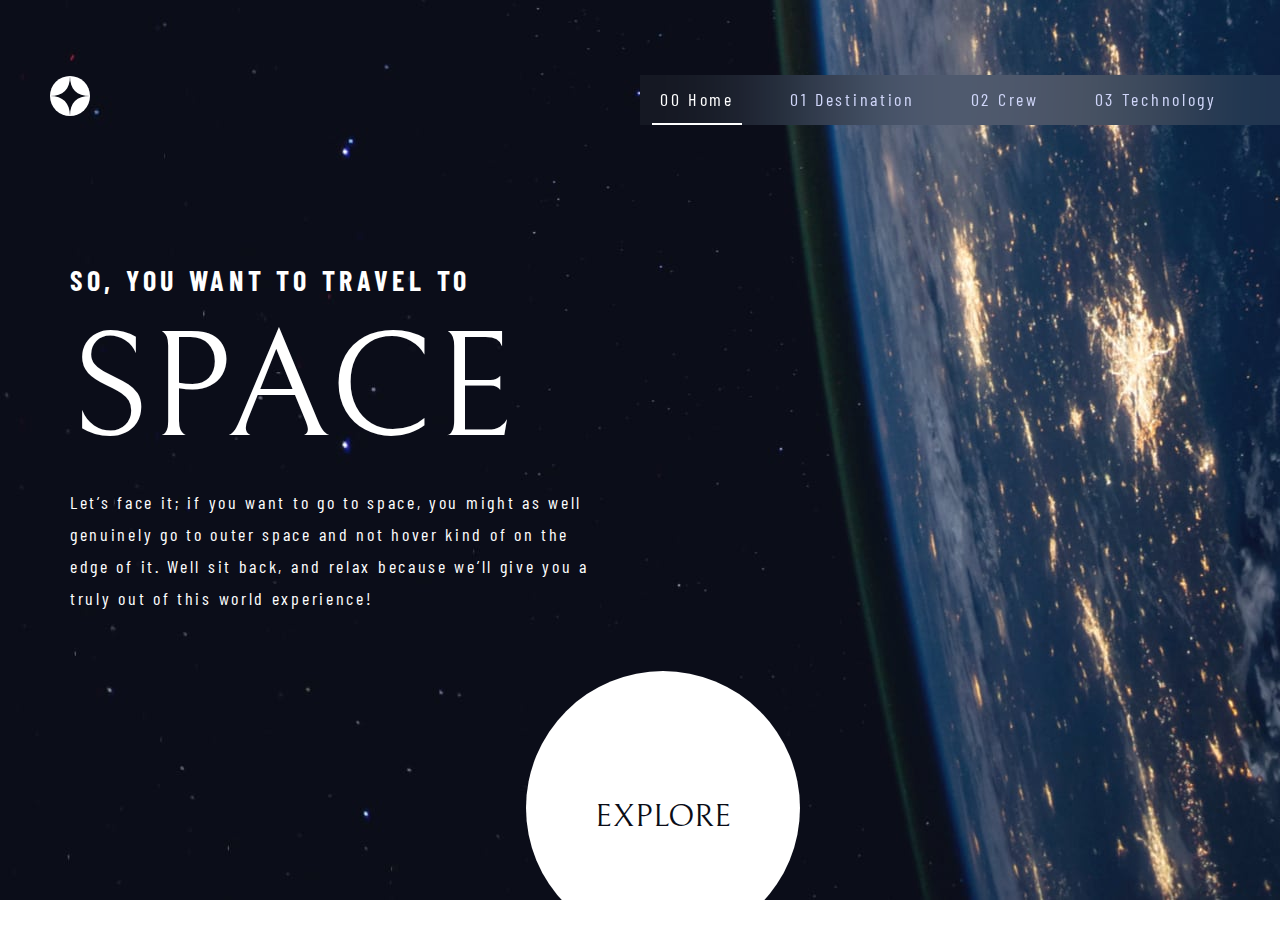
<file: index.html>
<!DOCTYPE html>
<html lang="en">

<head>
  <meta charset="UTF-8">
  <meta name="viewport" content="width=device-width, initial-scale=1">
  <link href="https://cdn.jsdelivr.net/npm/bootstrap@5.1.2/dist/css/bootstrap.min.css" rel="stylesheet">
  <link href="css/style.css" rel="stylesheet">
  <script src="https://cdn.jsdelivr.net/npm/bootstrap@5.1.2/dist/js/bootstrap.bundle.min.js"></script>

  <link rel="icon" type="image/png" sizes="32x32" href="./assets/favicon-32x32.png">


  <title>Frontend Mentor | Space tourism website</title>
</head>

<body>

  <!--header section-->

  <div class="container-fluid no-padding bg-image">

    <div class="container-fluid nav-section">

      <div class="row">

        <div class="left-panel col-lg-6 no-padding">
          <a class="navbar-brand" href="#">
            <img src="assets/shared/logo.svg" alt="Avatar Logo" style="width:40px;">
          </a>
          <button class="navbar-toggler" type="button" data-bs-toggle="collapse" data-bs-target="#collapsibleNavbar">
            <span class="navbar-toggler-icon"></span>
          </button>

        </div>
        <div class="right-panel col-lg-6 no-padding nav-bg">
          <nav class="navbar navbar-expand-sm no-padding ">

            <div class="container-fluid">
              <!-- Links -->
              <div class="collapse navbar-collapse" id="collapsibleNavbar">
                <ul class="navbar-nav">
                  <li class="nav-item ">
                    <a class="nav-link nav-active navbar-text third-color" href="index.html">00 Home</a>
                  </li>
                  <li class="nav-item">
                    <a class="nav-link navbar-text third-color" href="destination.html">01 Destination</a>
                  </li>
                  <li class="nav-item">
                    <a class="nav-link navbar-text third-color" href="crew.html">02 Crew</a>
                  </li>
                  <li class="nav-item">
                    <a class="nav-link navbar-text third-color" href="technology.html">03 Technology</a>
                  </li>
                </ul>
              </div>
            </div>
          </nav>

        </div>


      </div>

    </div>



    <header class="head-section">
      <div class="container">
        <div class="row">
          <div class="left-side col-xxl-6 no-padding">
            <h5 class="heading5-text second-color">So, you want to travel to</h5>
            <h1 class="heading1-text third-color">Space</h1>

            <p class="body-text third-color">Let’s face it; if you want to go to space, you might as well<br> genuinely
              go to
              outer space and not hover kind of on the<br> edge of it. Well sit back, and relax
              because we’ll give you a <br> truly out of this world experience!</p>
          </div>
          <div class="rigt-side col-xxl-6 no-padding">


            <div class="bg-circle">

              <h4 class="heading4-text primary-color">
                Explore
              </h4>


            </div>





          </div>

        </div>
      </div>
    </header>





  </div>





  <!-- 00 Home
  01 Destination
  02 Crew
  03 Technology

  So, you want to travel to
  Space
  Let’s face it; if you want to go to space, you might as well genuinely go to 
  outer space and not hover kind of on the edge of it. Well sit back, and relax 
  because we’ll give you a truly out of this world experience!

  Explore -->

</body>

</html>
</file>
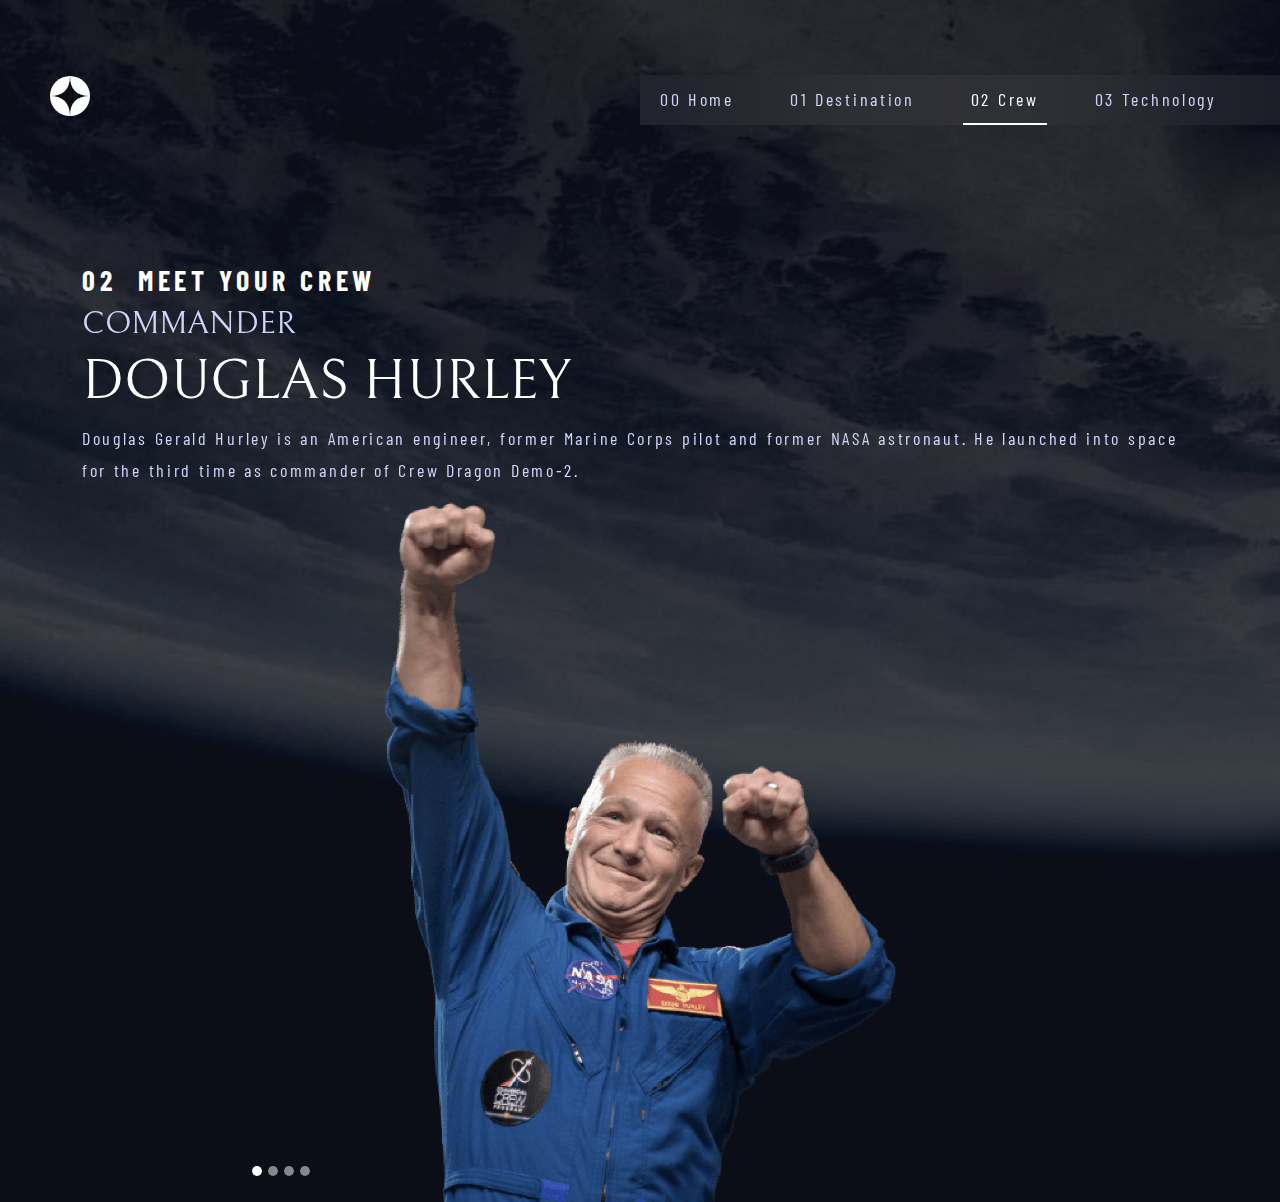
<file: crew.html>
<!DOCTYPE html>
<html lang="en">

<head>
  <meta charset="UTF-8">
  <meta name="viewport" content="width=device-width, initial-scale=1">
  <link href="https://cdn.jsdelivr.net/npm/bootstrap@5.1.2/dist/css/bootstrap.min.css" rel="stylesheet">
  <link href="css/style.css" rel="stylesheet">
  <script src="https://cdn.jsdelivr.net/npm/bootstrap@5.1.2/dist/js/bootstrap.bundle.min.js"></script>

  <link rel="icon" type="image/png" sizes="32x32" href="./assets/favicon-32x32.png">

  <title>Frontend Mentor | Space tourism website</title>
</head>

<body>
  <div class="container-fluid no-padding bg-crew">

    <div class="container-fluid nav-section">

      <div class="row">

        <div class="left-panel col-lg-6 no-padding">
          <a class="navbar-brand" href="#">
            <img src="assets/shared/logo.svg" alt="Avatar Logo" style="width:40px;">
          </a>
          <button class="navbar-toggler" type="button" data-bs-toggle="collapse" data-bs-target="#collapsibleNavbar">
            <span class="navbar-toggler-icon"></span>
          </button>

        </div>
        <div class="right-panel col-lg-6 no-padding nav-bg">
          <nav class="navbar navbar-expand-sm no-padding ">

            <div class="container-fluid">
              <!-- Links -->
              <div class="collapse navbar-collapse" id="collapsibleNavbar">
                <ul class="navbar-nav">
                  <li class="nav-item ">
                    <a class="nav-link  navbar-text third-color" href="index.html">00 Home</a>
                  </li>
                  <li class="nav-item">
                    <a class="nav-link navbar-text third-color" href="destination.html">01 Destination</a>
                  </li>
                  <li class="nav-item">
                    <a class="nav-link nav-active navbar-text third-color" href="crew.html">02 Crew</a>
                  </li>
                  <li class="nav-item">
                    <a class="nav-link navbar-text third-color" href="technology.html">03 Technology</a>
                  </li>
                </ul>
              </div>
            </div>
          </nav>

        </div>


      </div>

    </div>

    <div class="container">
      <div class="destination_pick">

        <h5 class="heading5-text"><span class="heading5-text pick-text">02 &nbsp;</span>Meet Your Crew</h5>

      </div>

      
      

<!-- Carousel -->
<div id="demo" class="carousel slide" data-bs-ride="carousel">

  <!-- Indicators/dots -->
  <div class="carousel-indicators">
    <button type="button" data-bs-target="#demo" data-bs-slide-to="0" class="active"></button>
    <button type="button" data-bs-target="#demo" data-bs-slide-to="1"></button>
    <button type="button" data-bs-target="#demo" data-bs-slide-to="2"></button>
    <button type="button" data-bs-target="#demo" data-bs-slide-to="3"></button>
  </div>

  <!-- The slideshow/carousel -->
  <div class="carousel-inner">
    <div class="carousel-item active">
      <div class="row">

        <div class="left-crew col-xxl-6 d-flex align-self-center flex-column">

          <h4 class="heading4-text second-color">Commander</h4>
          <h3 class="heading3-text third-color">Douglas Hurley</h3>
          <p class="body-text second-color">Douglas Gerald Hurley is an American engineer, former Marine Corps pilot
          and former NASA astronaut. He launched into space for the third time as
          commander of Crew Dragon Demo-2.</p>


        </div>

        <div class="right-crew col-xxl-6 d-flex justify-content-center">
          <img src="../assets/crew/image-douglas-hurley.png" alt="Douglas Hurley" class="img-fluid">

        </div>


      </div>
      
    </div>
    <div class="carousel-item">
    <div class="row">
    
      <div class="left-crew col-xxl-6 d-flex align-self-center flex-column">
    
        <h4 class="heading4-text second-color">Mission Specialist</h4>
        <h3 class="heading3-text third-color">Mark Shuttleworth</h3>
        <p class="body-text second-color">Mark Richard Shuttleworth is the founder and CEO of Canonical, the company behind
        the Linux-based Ubuntu operating system. Shuttleworth became the first South
        African to travel to space as a space tourist.</p>
    
    
      </div>
    
      <div class="right-crew col-xxl-6 d-flex justify-content-center">
        <img src="../assets/crew/image-mark-shuttleworth.png" alt="Mark Shuttleworth">
    
      </div>
    
    
    </div>
    </div>
    <div class="carousel-item">
      <div class="row">
      
        <div class="left-crew col-xxl-6 d-flex align-self-center flex-column">
      
          <h4 class="heading4-text second-color">Pilot</h4>
          <h3 class="heading3-text third-color">Victor Glover</h3>
          <p class="body-text second-color">Pilot on the first operational flight of the SpaceX Crew Dragon to the
          International Space Station. Glover is a commander in the U.S. Navy where
          he pilots an F/A-18.He was a crew member of Expedition 64, and served as a
          station systems flight engineer.</p>
      
      
        </div>
      
        <div class="right-crew col-xxl-6 d-flex justify-content-center">
          <img src="../assets/crew/image-victor-glover.png" alt="Victor Glover">
      
        </div>
      
      
      </div>
    </div>
    <div class="carousel-item">
      <div class="row">
    
        <div class="left-crew col-xxl-6 d-flex align-self-center flex-column">
    
          <h4 class="heading4-text second-color">Flight Engineer</h4>
          <h3 class="heading3-text third-color">Anousheh Ansari</h3>
          <p class="body-text second-color">Anousheh Ansari is an Iranian American engineer and co-founder of Prodea Systems.
          Ansari was the fourth self-funded space tourist, the first self-funded woman to
          fly to the ISS, and the first Iranian in space.</p>
    
    
        </div>
    
        <div class="right-crew col-xxl-6 d-flex justify-content-center">
          <img src="../assets/crew/image-anousheh-ansari.png" alt="Anousheh Ansari">
    
        </div>
    
    
      </div>
    </div>
  </div>

  
  
</div>




      
    </div>










  </div>
  <!-- 00 Home
  01 Destination
  02 Crew
  03 Technology

  02 Meet your crew

  Mission Specialist
  Mark Shuttleworth

  Mark Richard Shuttleworth is the founder and CEO of Canonical, the company behind 
  the Linux-based Ubuntu operating system. Shuttleworth became the first South 
  African to travel to space as a space tourist. -->
</body>

</html>
</file>
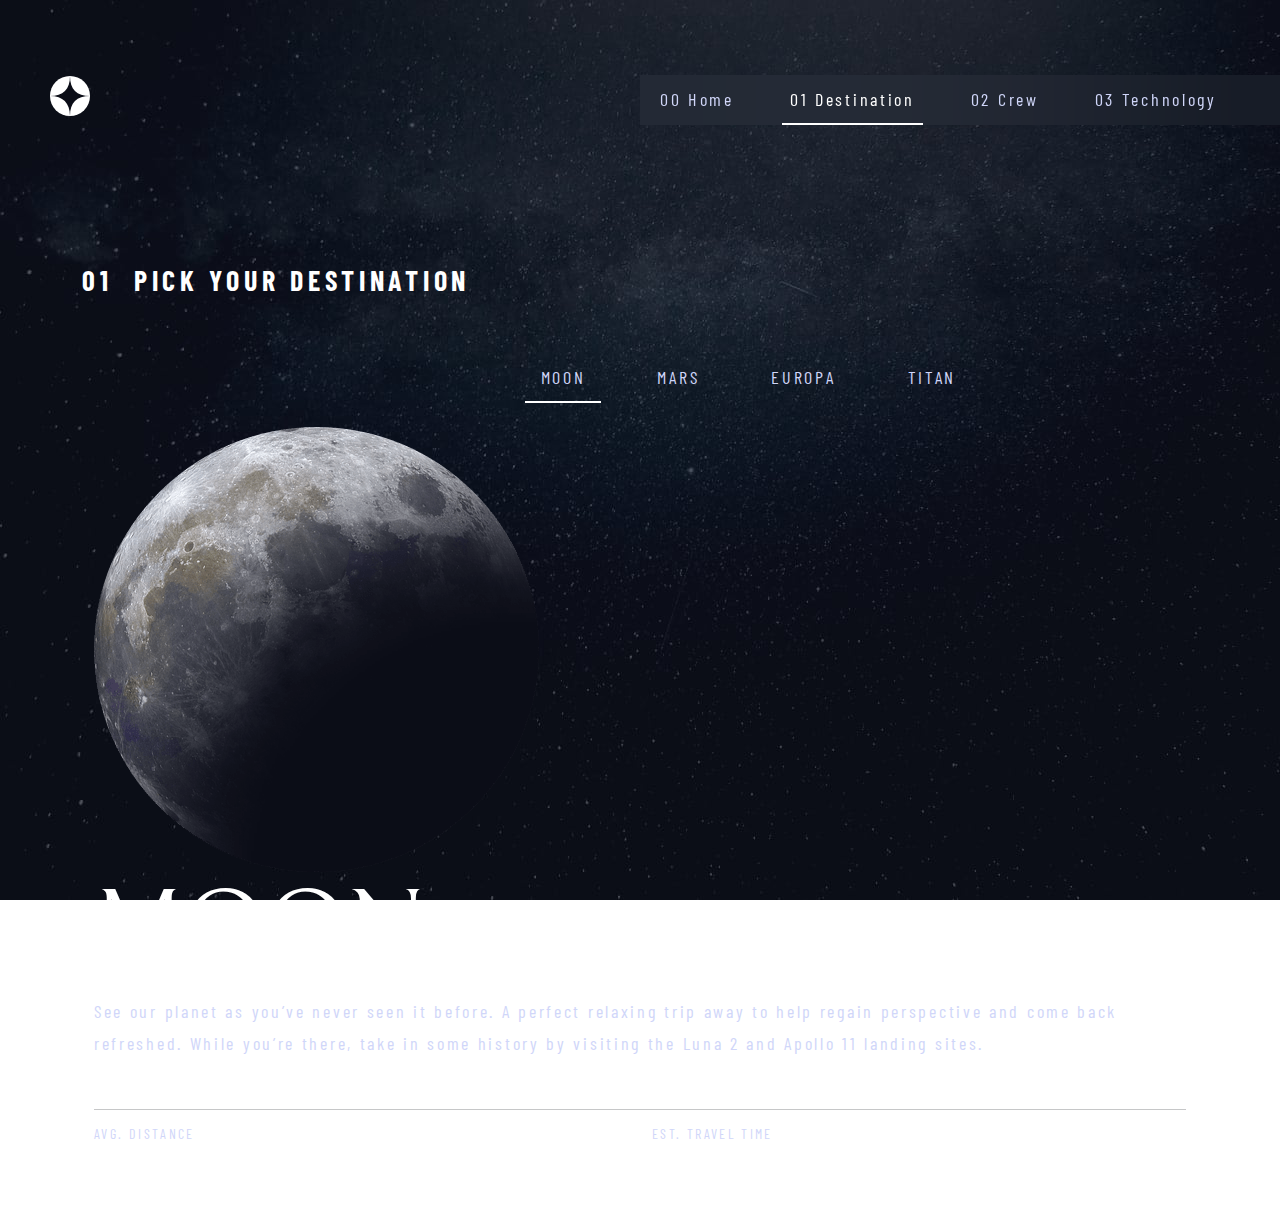
<file: destination.html>
<!DOCTYPE html>
<html lang="en">

<head>
  <meta charset="UTF-8">
  <meta name="viewport" content="width=device-width, initial-scale=1">
  <link href="https://cdn.jsdelivr.net/npm/bootstrap@5.1.2/dist/css/bootstrap.min.css" rel="stylesheet">
  <link href="css/style.css" rel="stylesheet">
  <script src="https://cdn.jsdelivr.net/npm/bootstrap@5.1.2/dist/js/bootstrap.bundle.min.js"></script>

  <link rel="icon" type="image/png" sizes="32x32" href="./assets/favicon-32x32.png">
  <title>Frontend Mentor | Space tourism website</title>
</head>

<body>
  <div class="container-fluid no-padding bg-destination">

    <div class="container-fluid nav-section">

      <div class="row">

        <div class="left-panel col-lg-6 no-padding">
          <a class="navbar-brand" href="#">
            <img src="assets/shared/logo.svg" alt="Avatar Logo" style="width:40px;">
          </a>
          <button class="navbar-toggler" type="button" data-bs-toggle="collapse" data-bs-target="#collapsibleNavbar">
            <span class="navbar-toggler-icon"></span>
          </button>

        </div>
        <div class="right-panel col-lg-6 no-padding nav-bg">
          <nav class="navbar navbar-expand-sm no-padding ">

            <div class="container-fluid">
              <!-- Links -->
              <div class="collapse navbar-collapse" id="collapsibleNavbar">
                <ul class="navbar-nav">
                  <li class="nav-item ">
                    <a class="nav-link  navbar-text third-color" href="index.html">00 Home</a>
                  </li>
                  <li class="nav-item">
                    <a class="nav-link nav-active navbar-text third-color" href="destination.html">01 Destination</a>
                  </li>
                  <li class="nav-item">
                    <a class="nav-link navbar-text third-color" href="crew.html">02 Crew</a>
                  </li>
                  <li class="nav-item">
                    <a class="nav-link navbar-text third-color" href="technology.html">03 Technology</a>
                  </li>
                </ul>
              </div>
            </div>
          </nav>

        </div>


      </div>

    </div>

    <div class="container">
      <div class="destination_pick">

        <h5 class="heading5-text"><span class="heading5-text pick-text">01 &nbsp;</span>Pick your destination</h5>

      </div>

      <div class="tab-views">

        <div class="nav-pills ">

          <ul class="nav nav-pills col-lg-10 justify-content-end" role="tablist">
            <li class="nav-item">
              <a class="nav-link  navbar-text active" data-bs-toggle="pill" href="#moon">MOON</a>
            </li>
            <li class="nav-item">
              <a class="nav-link navbar-text" data-bs-toggle="pill" href="#mars">MARS</a>
            </li>
            <li class="nav-item">
              <a class="nav-link navbar-text" data-bs-toggle="pill" href="#europa">EUROPA</a>
            </li>
            <li class="nav-item">
              <a class="nav-link navbar-text" data-bs-toggle="pill" href="#titan">TITAN</a>
            </li>
          </ul>



        </div>
      </div>

      <div class="tab-content">
        
        <div id="moon" class="container tab-pane active"><br/>

          <div class="row">

            <div class="col-xxl-5">

              <img src="../assets/destination/image-moon.png" alt="Moon" />


            </div>

            <div class="col-xxl-6">
              <h3 class="heading2-text third-color">Moon</h3>
              <p class="body-text second-color">See our planet as you’ve never seen it before. A perfect relaxing trip
                away to help
                regain perspective and come back refreshed. While you’re there, take in some history
                by visiting the Luna 2 and Apollo 11 landing sites.</p>

              <hr class="line">

              <div class="row">

                <div class="col-lg-6">
                  <p class="subheading2-text second-color ">AVG. DISTANCE</p>
                  <p class="subheading1-text third-color text-trans">384,400 KM</p>
                </div>
                <div class="col-lg-6">
                  <p class="subheading2-text second-color text-trans ">Est. travel time</p>
                  <p class="subheading1-text third-color text-trans">3 days</p>
                </div>

              </div>


            </div>
          </div>

        </div>

        <div id="mars" class="container tab-pane fade"><br />
          <div class="row">

            <div class="col-xxl-5">

              <img src="../assets/destination/image-mars.png" alt="Mars" />


            </div>

            <div class="col-xxl-6">
              <h3 class="heading2-text third-color">Mars</h3>
              <p class="body-text second-color">Don’t forget to pack your hiking boots. You’ll need them to tackle Olympus Mons,
              the tallest planetary mountain in our solar system. It’s two and a half times
              the size of Everest!</p>

              <hr class="line">

              <div class="row">

                <div class="col-lg-6">
                  <p class="subheading2-text second-color ">AVG. DISTANCE</p>
                  <p class="subheading1-text third-color text-trans">225 mil. km</p>
                </div>
                <div class="col-lg-6">
                  <p class="subheading2-text second-color text-trans ">Est. travel time</p>
                  <p class="subheading1-text third-color text-trans">9 months</p>
                </div>

              </div>


            </div>
          </div>
        </div>
        <div id="europa" class="container tab-pane fade"><br />
          <div class="row">

            <div class="col-xxl-5">

              <img src="../assets/destination/image-europa.png" alt="Moon" />


            </div>

            <div class="col-xxl-6">
              <h3 class="heading2-text third-color">Europa</h3>
              <p class="body-text second-color">The smallest of the four Galilean moons orbiting Jupiter, Europa is a
              winter lover’s dream. With an icy surface, it’s perfect for a bit of
              ice skating, curling, hockey, or simple relaxation in your snug
              wintery cabin.</p>

              <hr class="line">

              <div class="row">

                <div class="col-lg-6">
                  <p class="subheading2-text second-color ">AVG. DISTANCE</p>
                  <p class="subheading1-text third-color text-trans">628 mil. km</p>
                </div>
                <div class="col-lg-6">
                  <p class="subheading2-text second-color text-trans ">Est. travel time</p>
                  <p class="subheading1-text third-color text-trans">3 years</p>
                </div>

              </div>


            </div>
          </div>
        </div>
        <div id="titan" class="container tab-pane fade"><br />
          <div class="row">

            <div class="col-xxl-5">

              <img src="../assets/destination/image-titan.png" alt="Moon" />


            </div>

            <div class="col-xxl-6">
              <h3 class="heading2-text third-color">Titan</h3>
              <p class="body-text second-color">The only moon known to have a dense atmosphere other than Earth, Titan
              is a home away from home (just a few hundred degrees colder!). As a
              bonus, you get striking views of the Rings of Saturn.</p>

              <hr class="line">

              <div class="row">

                <div class="col-lg-6">
                  <p class="subheading2-text second-color ">AVG. DISTANCE</p>
                  <p class="subheading1-text third-color text-trans">1.6 bil. km</p>
                </div>
                <div class="col-lg-6">
                  <p class="subheading2-text second-color text-trans ">Est. travel time</p>
                  <p class="subheading1-text third-color text-trans">7 years</p>
                </div>

              </div>


            </div>
          </div>
        </div>
      </div>
    </div>










  </div>










  <!-- 00 Home
    01 Destination
    02 Crew
    03 Technology

    01 Pick your destination

    Moon
    Mars
    Europa
    Titan

    Titan

    The only moon known to have a dense atmosphere other than Earth, Titan
    is a home away from home (just a few hundred degrees colder!). As a
    bonus, you get striking views of the Rings of Saturn.

    Avg. distance
    1.6 bil. km

    Est. travel time
    7 years -->
</body>

</html>
</file>
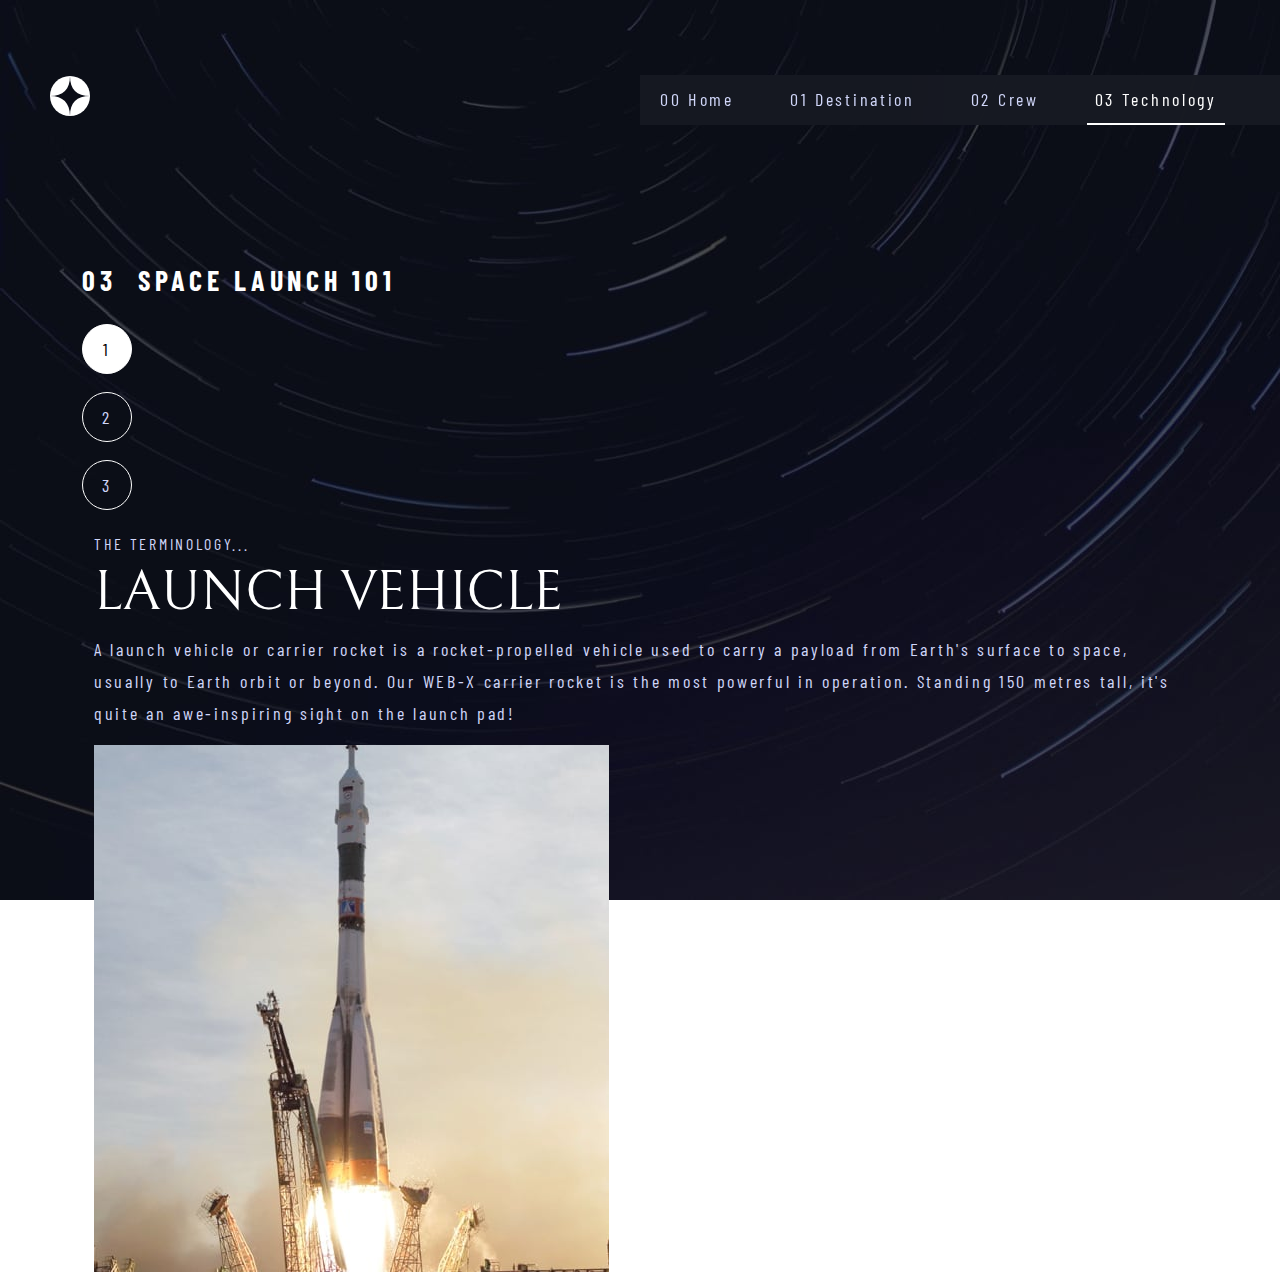
<file: technology.html>
<!DOCTYPE html>
<html lang="en">

<head>
  <meta charset="UTF-8">
  <meta name="viewport" content="width=device-width, initial-scale=1">
  <link href="https://cdn.jsdelivr.net/npm/bootstrap@5.1.2/dist/css/bootstrap.min.css" rel="stylesheet">
  <link href="css/style.css" rel="stylesheet">
  <script src="https://cdn.jsdelivr.net/npm/bootstrap@5.1.2/dist/js/bootstrap.bundle.min.js"></script>

  <link rel="icon" type="image/png" sizes="32x32" href="./assets/favicon-32x32.png">

  <title>Frontend Mentor | Space tourism website</title>
</head>

<body class="tech">
  <div class="container-fluid no-padding bg-tech">

    <div class="container-fluid nav-section">

      <div class="row">

        <div class="left-panel col-lg-6 no-padding">
          <a class="navbar-brand" href="#">
            <img src="assets/shared/logo.svg" alt="Avatar Logo" style="width:40px;">
          </a>
          <button class="navbar-toggler" type="button" data-bs-toggle="collapse" data-bs-target="#collapsibleNavbar">
            <span class="navbar-toggler-icon"></span>
          </button>

        </div>
        <div class="right-panel col-lg-6 no-padding nav-bg">
          <nav class="navbar navbar-expand-sm no-padding ">

            <div class="container-fluid">
              <!-- Links -->
              <div class="collapse navbar-collapse" id="collapsibleNavbar">
                <ul class="navbar-nav">
                  <li class="nav-item ">
                    <a class="nav-link navbar-text third-color" href="index.html">00 Home</a>
                  </li>
                  <li class="nav-item">
                    <a class="nav-link navbar-text third-color" href="destination.html">01 Destination</a>
                  </li>
                  <li class="nav-item">
                    <a class="nav-link navbar-text third-color" href="crew.html">02 Crew</a>
                  </li>
                  <li class="nav-item">
                    <a class="nav-link nav-active navbar-text third-color" href="technology.html">03 Technology</a>
                  </li>
                </ul>
              </div>
            </div>
          </nav>

        </div>


      </div>

    </div>

    <div class="container">
      <div class="destination_pick">

        <h5 class="heading5-text"><span class="heading5-text pick-text">03 &nbsp;</span>SPACE LAUNCH 101</h5>

      </div>


      <div class="space_lanuch">

        <div class="row">

          <div class="col-xxl-2 d-flex align-items-center">
            <ul class="nav nav-pills flex-column " role="tablist">
              <li class="nav-item itemlist">
                <a class="nav-link navpills navbar-text active " data-bs-toggle="pill" href="#vecihle">1</a>
              </li>
              <li class="nav-item itemlist">
                <a class="nav-link  navpills navbar-text" data-bs-toggle="pill" href="#spaceport">2</a>
              </li>
              <li class="nav-item itemlist">
                <a class="nav-link  navpills navbar-text" data-bs-toggle="pill" href="#spacecapsule">3</a>
              </li>
             
            </ul>


          </div>

          <div class="col-xxl-10">
            <div class="tab-content">

            <div id="vecihle" class="container tab-pane active"><br />

              <div class="row">
                <div class="col-xxl-6 d-flex align-self-center flex-column">

                  <h5 class="subtext">The terminology...</h5>

                  <h3 class="heading3-text third-color">Launch vehicle</h3>
                                <p class="body-text second-color">A launch vehicle or carrier rocket is a rocket-propelled vehicle used to carry a
                                payload from Earth's surface to space, usually to Earth orbit or beyond. Our
                                WEB-X carrier rocket is the most powerful in operation. Standing 150 metres tall,
                                it's quite an awe-inspiring sight on the launch pad!</p>





                </div>

                <div class="col-xxl-3">
                
                  <img src="../assets/technology/image-launch-vehicle-portrait.jpg" alt="Launch Vechicle" />
                
                
                </div>


              </div>


              
            </div>


            <div id="spaceport" class="container tab-pane fade"><br />
            
              <div class="row">
                <div class="col-xxl-6 d-flex align-self-center flex-column">
            
                  <h5 class="subtext">The terminology...</h5>
            
                  <h3 class="heading3-text third-color">Spaceport</h3>
                  <p class="body-text second-color">A spaceport or cosmodrome is a site for launching (or receiving) spacecraft,
                  by analogy to the seaport for ships or airport for aircraft. Based in the
                  famous Cape Canaveral, our spaceport is ideally situated to take advantage
                  of the Earth’s rotation for launch.!</p>
            
            
            
            
            
                </div>
            
                <div class="col-xxl-3">
            
                  <img src="../assets/technology/image-spaceport-portrait.jpg" alt="Spaceport" />
            
            
                </div>
            
            
              </div>
            
            
            
            </div>

            <div id="spacecapsule" class="container tab-pane fade"><br />
            
              <div class="row">
                <div class="col-xxl-6 d-flex align-self-center flex-column">
            
                  <h5 class="subtext">The terminology...</h5>
            
                  <h3 class="heading3-text third-color">Space capsule</h3>
                  <p class="body-text second-color">A space capsule is an often-crewed spacecraft that uses a blunt-body reentry
                  capsule to reenter the Earth's atmosphere without wings. Our capsule is where
                  you'll spend your time during the flight. It includes a space gym, cinema,
                  and plenty of other activities to keep you entertained.!</p>
            
            
            
            
            
                </div>
            
                <div class="col-xxl-3">
            
                  <img src="../assets/technology/image-space-capsule-portrait.jpg" alt="Space Capsule" />
            
            
                </div>
            
            
              </div>
            
            
            
            </div>





          </div>

</div>






        </div>


      </div>





    </div>







  </div>
  <!-- 00 Home
  01 Destination
  02 Crew
  03 Technology

  03 Space launch 101

  1
  2
  3

  The terminology...
  Space capsule

  A space capsule is an often-crewed spacecraft that uses a blunt-body reentry 
  capsule to reenter the Earth's atmosphere without wings. Our capsule is where 
  you'll spend your time during the flight. It includes a space gym, cinema, 
  and plenty of other activities to keep you entertained. -->
</body>

</html>
</file>
<file: css/style.css>
@import url('https://fonts.googleapis.com/css2?family=Bellefair&display=swap');
@import url('https://fonts.googleapis.com/css2?family=Barlow+Condensed&display=swap');
.no-padding {
  padding: 0;
}
html {
  /*For smooth scrolling behavior*/
  scroll-behavior: smooth;
}
.primary-color {
  color: #0b0d17;
}
.second-color {
  color: #d0d6f9;
}
.third-color {
  color: #ffffff;
}

.body-text {
  font-family: 'Barlow Condensed';
  font-size: 18px;
  font-weight: 400;
  line-height: 32px;
  font-style: normal;
  letter-spacing: 2.7px;
}
.heading1-text,
.heading2-text,
.heading3-text,
.heading4-text {
  font-family: 'Bellefair', serif;
  font-size: 150px;
  font-weight: 400;
  font-style: normal;
  text-transform: uppercase;
  line-height: 171.9px;
}
.heading2-text {
  font-size: 100px;
  line-height: 114.6px;
}
.heading3-text {
  font-size: 56px;
  line-height: 64.18px;
}
.heading4-text {
  font-size: 32px;
  line-height: 36.67px;
  text-transform: uppercase;
}

.heading5-text {
  font-family: 'Barlow Condensed';
  font-size: 28px;
  font-weight: 700;
  font-style: normal;
  letter-spacing: 4.72px;
  text-transform: uppercase;
  line-height: 33.6px;
  color: #fff;
}

.subheading1-text,
.subheading2-text,
.navbar-text {
  font-family: 'Barlow Condensed';
  font-size: 28px;
  font-weight: 400;
  font-style: normal;
  line-height: 32.09px;
}

.subheading2-text {
  font-size: 14px;
  letter-spacing: 2.36px;
  line-height: 16.8px;
}

.navbar-text {
  font-size: 18px;
  letter-spacing: 2.7px;
  line-height: 32px;
}

.bg-image {
  width: 100%;
  height: 900px;
  background-image: url(../assets/home/background-home-desktop.jpg);
  background-repeat: no-repeat;
  background-size: cover;
}

.nav-bg {
  background: rgba(255, 255, 255, 0.04);
  backdrop-filter: blur(81.5485px);
}

/* ****** navbar ******/

.left-panel {
  padding-left: 50px;
  padding-top: 26px;
  margin-top: 50px;
  margin-bottom: 50px;
}
.right-panel {
  margin: 75px auto;
  text-align: center;
}

.nav-section {
  padding-bottom: 5%;
}

.nav-link:hover {
  color: #d0d6f9;
  border-bottom: 2px solid #d0d6f9;
  transition: opacity 0.5s ease-in-out;
}

li.nav-item {
  padding-right: 40px;
}

a.nav-link.nav-active.navbar-text.third-color {
  color: #fff;
  border-bottom: 2px solid #fff;
}

.bg-circle {
  width: 274px;
  height: 274px;
  border-radius: 50%;
  background-color: #fff;
  position: relative;
  left: 40%;
  top: 15%;
}

h4.heading4-text.primary-color {
  position: absolute;
  text-align: center;
  top: 47%;
  left: 25%;
}

.bg-circle:hover {
  box-shadow: 0px 0px 0px 70px;
  transition: 0.5s ease-in;
}

/**destination**/

.bg-destination {
  width: 100%;
  height: 900px;
  background-image: url(../assets/destination/background-destination-desktop.jpg);
  background-repeat: no-repeat;
  background-size: cover;
}

.pick-text {
  color: #fff;
}
.nav-pills .nav-link.active {
   
    background-color: rgb(0 0 0 / 0%);
 
  color: #d0d6f9 ;
  border-bottom: 2px solid #fff;
}
.nav-link {
  color: #d0d6f9;
}

.nav-pills .nav-link {
  border-radius: unset;
}

.tab-views {
  margin-top: 5%;
}

.line {
  margin-top: 50px;
  background-color: #383b4b;
}

.text-trans {
  text-transform: uppercase;
}

.bg-crew {
  width: 100%;
  height: 100%;
  background-image: url(../assets/crew/background-crew-desktop.jpg);
  background-repeat: no-repeat;
  background-size: cover;
 
}

.bg-tech {
  width: 100%;
  height: 900px;
  background-image: url(../assets/technology/background-technology-desktop.jpg);
  background-repeat: no-repeat;
  background-size: cover;
}
.navpills {
  width: 50px;
  height: 50px;
  border-radius: 50% !important;
  border: 1px solid #fff !important;
  text-align: center;
}

.itemlist {
  padding-top: 20%;
}

.tech .nav-pills .nav-link.active {
   
    background-color:#fff;
    color:#000;
}

.subtext{
  font-family: 'Barlow Condensed';;
font-style: normal;
font-weight: normal;
font-size: 16px;
line-height: 19px;
letter-spacing: 2.7px;
text-transform: uppercase;

color: #D0D6F9;
}
.carousel-indicators {   
    justify-content:start;
   
}

.carousel-indicators [data-bs-target] {
    
    width: 10px;
    height: 10px;
    border-radius: 50%;
}
</file>
